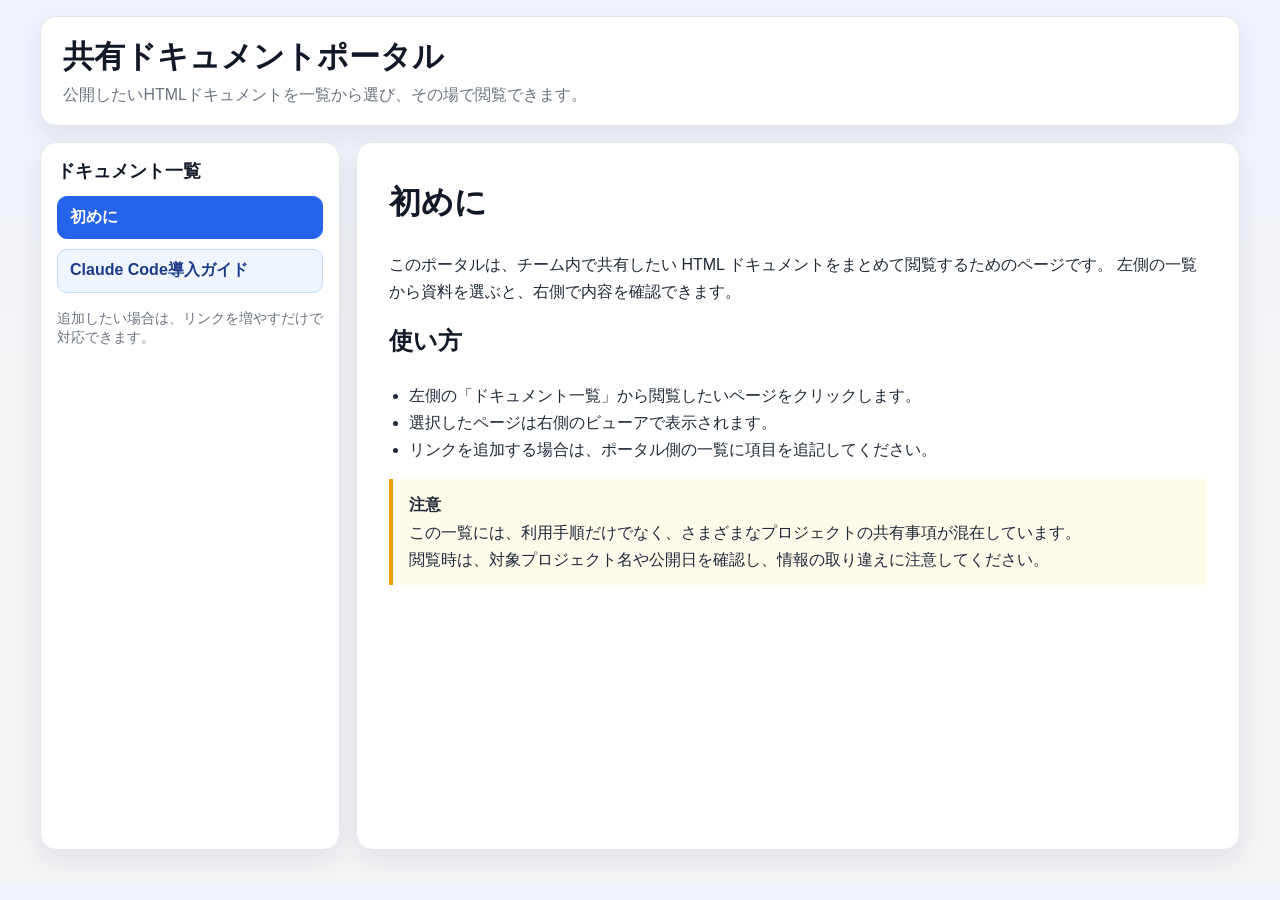
<file: index.html>
<!DOCTYPE html>
<html lang="ja">
<head>
  <meta charset="UTF-8" />
  <meta name="viewport" content="width=device-width, initial-scale=1.0" />
  <title>共有ドキュメントポータル</title>
  <meta name="description" content="複数のHTMLドキュメントをWebで共有するためのホームページです。" />
  <link rel="stylesheet" href="styles.css" />
</head>
<body>
  <div class="container">
    <header class="site-header">
      <h1>共有ドキュメントポータル</h1>
      <p>公開したいHTMLドキュメントを一覧から選び、その場で閲覧できます。</p>
    </header>

    <main class="layout">
      <aside class="sidebar">
        <h2>ドキュメント一覧</h2>
        <nav aria-label="ドキュメントナビゲーション">
          <a class="doc-link active" href="hajimeni.html" target="doc-viewer">
            初めに
          </a>
          <a class="doc-link" href="terackathon/install_claude_code.html" target="doc-viewer">
            Claude Code導入ガイド
          </a>
        </nav>
        <p class="hint">
          追加したい場合は、リンクを増やすだけで対応できます。
        </p>
      </aside>

      <section class="viewer-panel" aria-label="ドキュメントビューア">
        <iframe
          name="doc-viewer"
          title="共有ドキュメントビューア"
          src="hajimeni.html"
          loading="lazy"
        ></iframe>
      </section>
    </main>
  </div>

  <script>
    (function () {
      var links = document.querySelectorAll(".doc-link");
      links.forEach(function (link) {
        link.addEventListener("click", function () {
          links.forEach(function (item) {
            item.classList.remove("active");
          });
          link.classList.add("active");
        });
      });
    })();
  </script>
</body>
</html>
</file>
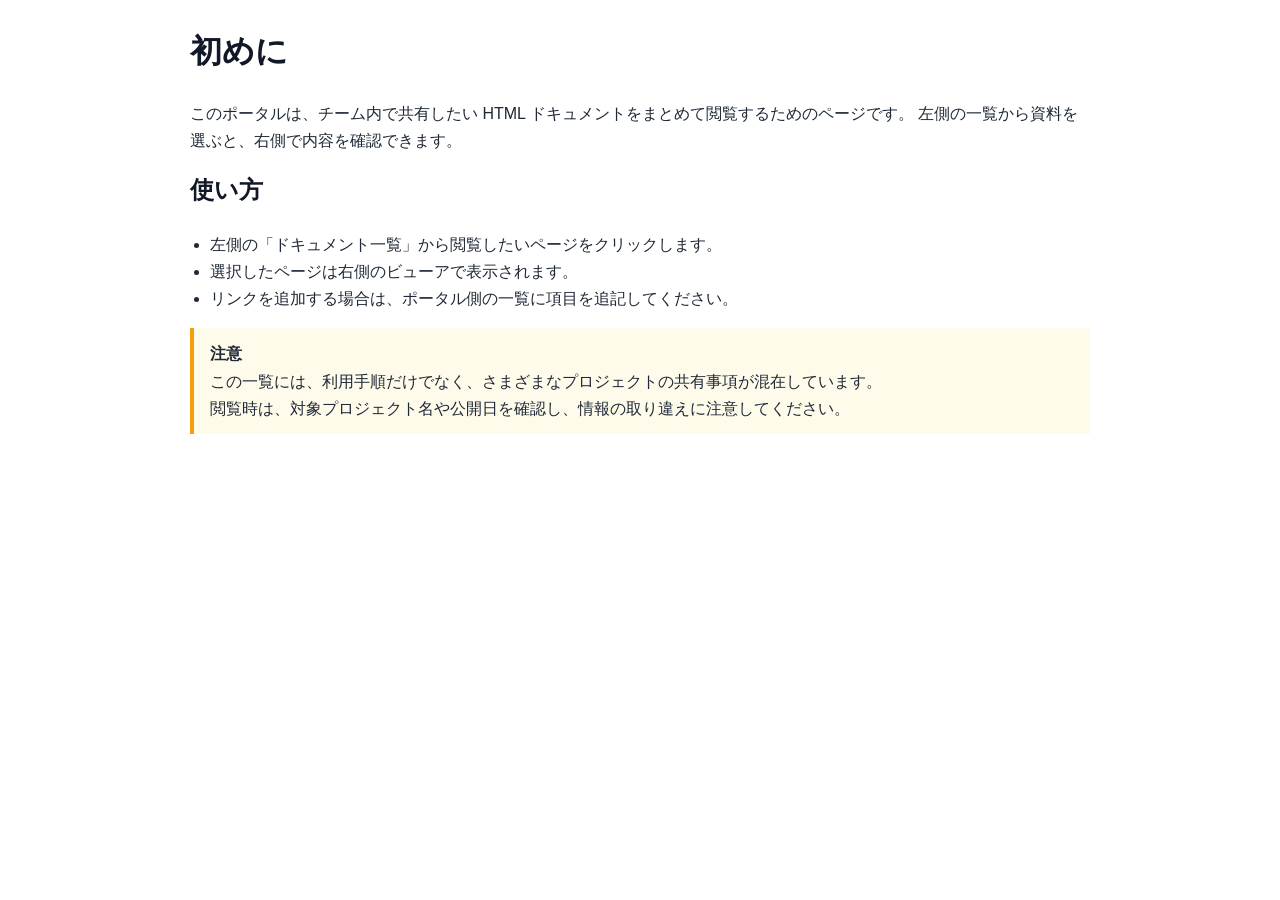
<file: hajimeni.html>
<!DOCTYPE html>
<html lang="ja">
<head>
  <meta charset="UTF-8" />
  <meta name="viewport" content="width=device-width, initial-scale=1.0" />
  <title>初めに</title>
  <style>
    body {
      font-family: -apple-system, BlinkMacSystemFont, "Segoe UI", sans-serif;
      line-height: 1.7;
      margin: 0;
      color: #1f2937;
      background: #ffffff;
    }
    main {
      max-width: 900px;
      margin: 0 auto;
      padding: 24px;
    }
    h1, h2 {
      margin-top: 0;
      color: #111827;
    }
    .notice {
      border-left: 4px solid #f59e0b;
      background: #fffbeb;
      padding: 12px 16px;
      margin: 16px 0 24px;
    }
    ul {
      padding-left: 20px;
    }
  </style>
</head>
<body>
  <main>
    <h1>初めに</h1>
    <p>
      このポータルは、チーム内で共有したい HTML ドキュメントをまとめて閲覧するためのページです。
      左側の一覧から資料を選ぶと、右側で内容を確認できます。
    </p>

    <h2>使い方</h2>
    <ul>
      <li>左側の「ドキュメント一覧」から閲覧したいページをクリックします。</li>
      <li>選択したページは右側のビューアで表示されます。</li>
      <li>リンクを追加する場合は、ポータル側の一覧に項目を追記してください。</li>
    </ul>

    <div class="notice">
      <strong>注意</strong><br />
      この一覧には、利用手順だけでなく、さまざまなプロジェクトの共有事項が混在しています。<br />
      閲覧時は、対象プロジェクト名や公開日を確認し、情報の取り違えに注意してください。
    </div>
  </main>
</body>
</html>
</file>
<file: styles.css>
:root {
  --bg: #f3f4f6;
  --surface: #ffffff;
  --text: #111827;
  --muted: #6b7280;
  --primary: #2563eb;
  --border: #e5e7eb;
  --shadow: 0 10px 24px rgba(15, 23, 42, 0.08);
}

* {
  box-sizing: border-box;
}

body {
  margin: 0;
  font-family: "Segoe UI", "Hiragino Kaku Gothic ProN", "Meiryo", sans-serif;
  color: var(--text);
  background: linear-gradient(180deg, #eef2ff 0%, var(--bg) 40%);
}

.container {
  width: min(1200px, calc(100% - 2rem));
  margin: 1rem auto 2rem;
}

.site-header {
  background: var(--surface);
  border: 1px solid var(--border);
  border-radius: 16px;
  box-shadow: var(--shadow);
  padding: 1.2rem 1.4rem;
  margin-bottom: 1rem;
}

.site-header h1 {
  margin: 0 0 0.4rem;
  font-size: clamp(1.4rem, 2.4vw, 2rem);
}

.site-header p {
  margin: 0;
  color: var(--muted);
}

.layout {
  display: grid;
  grid-template-columns: 300px 1fr;
  gap: 1rem;
}

.sidebar,
.viewer-panel {
  background: var(--surface);
  border: 1px solid var(--border);
  border-radius: 16px;
  box-shadow: var(--shadow);
}

.sidebar {
  padding: 1rem;
}

.sidebar h2 {
  margin: 0 0 0.8rem;
  font-size: 1.1rem;
}

.sidebar nav {
  display: grid;
  gap: 0.6rem;
}

.doc-link {
  display: block;
  text-decoration: none;
  color: #1e3a8a;
  background: #eff6ff;
  border: 1px solid #bfdbfe;
  border-radius: 10px;
  padding: 0.65rem 0.75rem;
  font-weight: 600;
}

.doc-link:hover {
  background: #dbeafe;
}

.doc-link.active {
  color: #ffffff;
  background: var(--primary);
  border-color: var(--primary);
}

.hint {
  margin: 1rem 0 0;
  font-size: 0.9rem;
  color: var(--muted);
}

.viewer-panel {
  padding: 0.5rem;
  min-height: 78vh;
}

.viewer-panel iframe {
  width: 100%;
  min-height: calc(78vh - 1rem);
  border: none;
  border-radius: 12px;
  background: #fff;
}

@media (max-width: 960px) {
  .layout {
    grid-template-columns: 1fr;
  }

  .viewer-panel {
    min-height: 60vh;
  }

  .viewer-panel iframe {
    min-height: calc(60vh - 1rem);
  }
}
</file>
